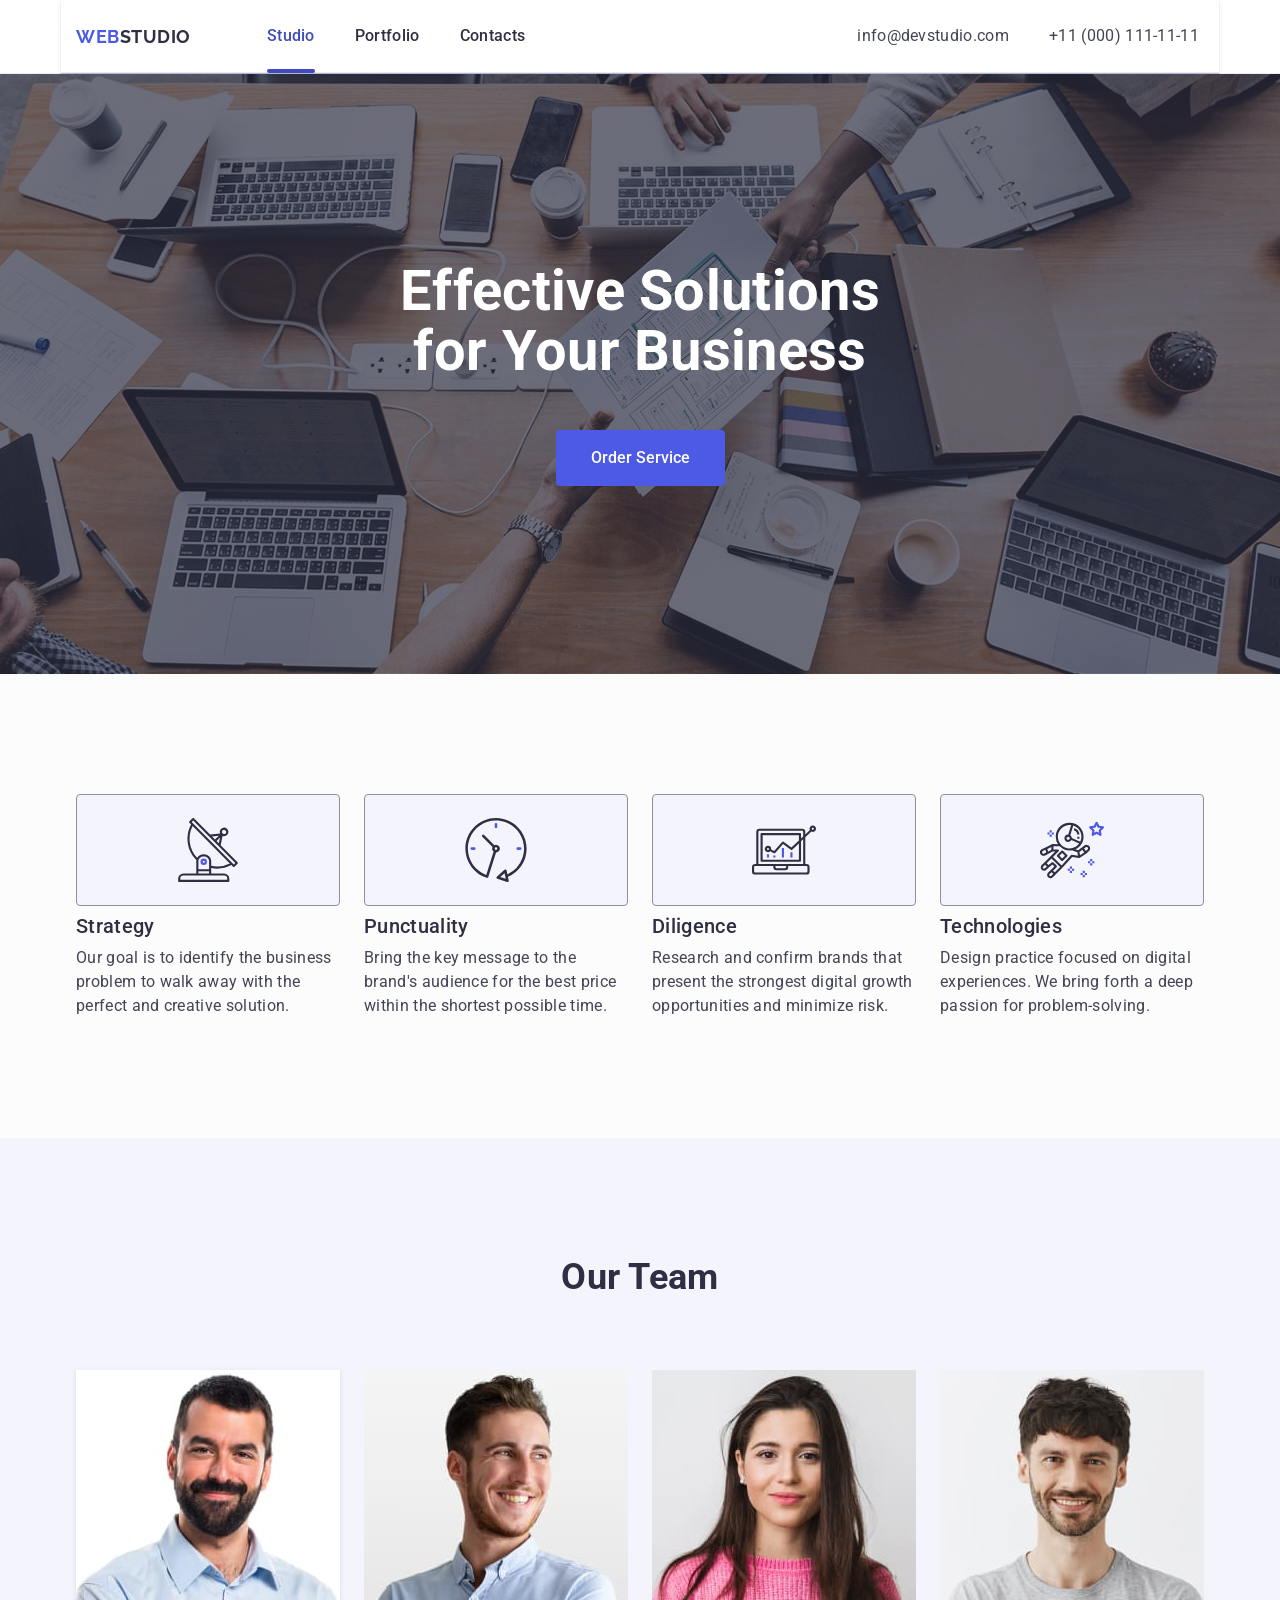
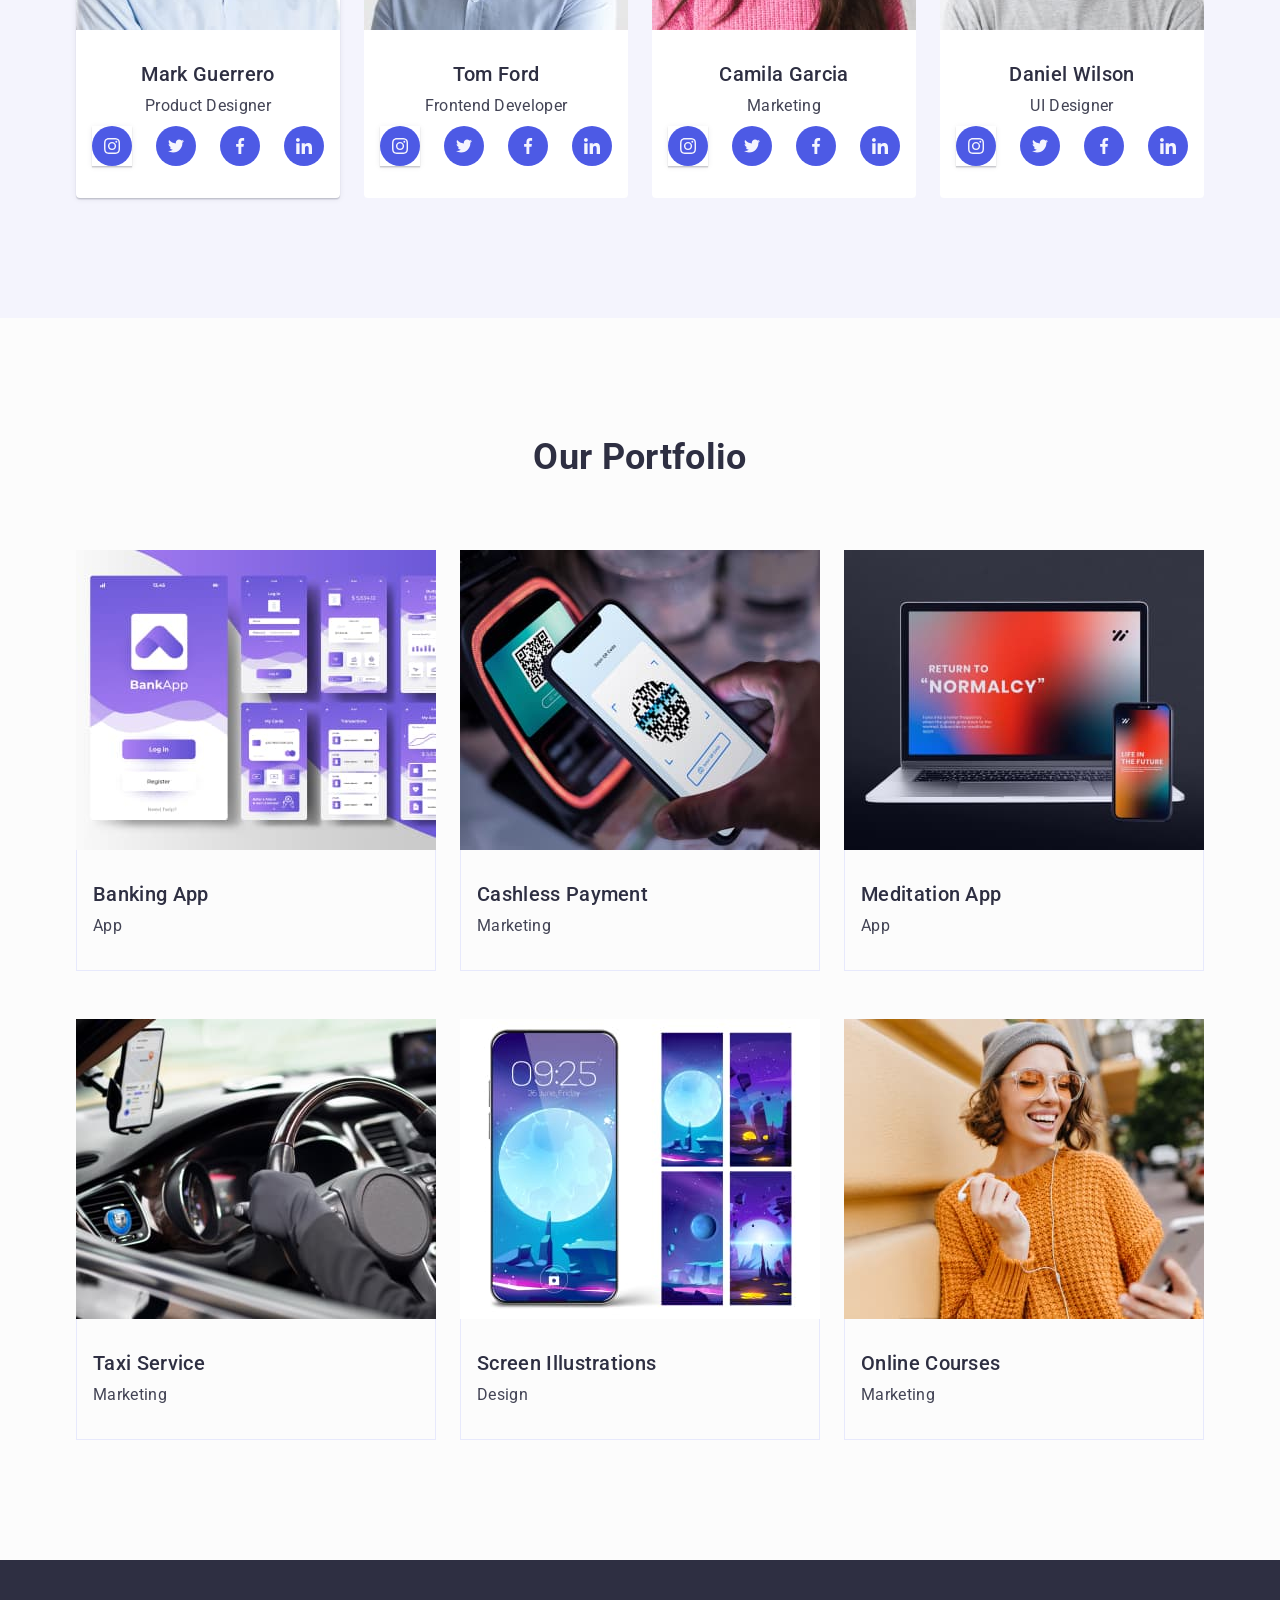
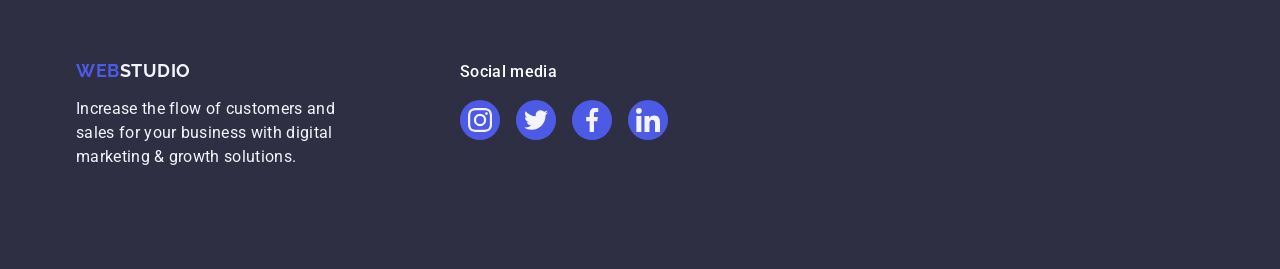
<file: index.html>
<!DOCTYPE html>
<html lang="en">
  <head>
    <meta charset="UTF-8" />
    <meta name="viewport" content="width=device-width, initial-scale=1.0" />
    <title>Document</title>
    <link rel="preconnect" href="https://fonts.googleapis.com" />
    <link rel="preconnect" href="https://fonts.gstatic.com" crossorigin />
    <link rel="preconnect" href="https://fonts.googleapis.com" />
    <link rel="preconnect" href="https://fonts.gstatic.com" crossorigin />
    <link
      href="https://fonts.googleapis.com/css2?family=Raleway:ital,wght@0,700;1,700&family=Roboto:wght@400;500;700&display=swap"
      rel="stylesheet"
    />
    <link
      rel="stylesheet"
      href="https://cdnjs.cloudflare.com/ajax/libs/modern-normalize/3.0.1/modern-normalize.min.css"
    />
    <link rel="stylesheet" href="./css/style.css" />
  </head>
  <body>
    <!-- #region Header -->

    <header class="header-page">
      <div class="container header-page">
        <nav class="nav-page">
          <a class="nav-logo" href="./index.html"
            >WEB<span class="nav-logo-half">STUDIO</span></a
          >
          <ul class="nav-list">
            <li class="nav-item">
              <a class="nav-pages page-studio" href="./index.html">Studio</a>
            </li>
            <li class="nav-item"><a class="nav-pages" href="">Portfolio</a></li>
            <li class="nav-item"><a class="nav-pages" href="">Contacts</a></li>
          </ul>
        </nav>
        <address class="header-addr">
          <ul class="contacts">
            <li class="contacts-item">
              <a class="contacts-link" href="mailto:info@devstudio.com"
                >info@devstudio.com</a
              >
            </li>
            <li class="contacts-item">
              <a class="contacts-link" href="tel:+110001111111"
                >+11 (000) 111-11-11</a
              >
            </li>
          </ul>
        </address>
      </div>
    </header>
    <!-- #endregion -->

    <main>
      <!-- #region Hero =======-->

      <section class="hero section">
        <div class="container">
          <h1 class="hero-name">Effective Solutions for Your Business</h1>
          <button class="hero-button" type="button">Order Service</button>
        </div>
      </section>
      <!-- #endregion -->

      <!-- #region Priorities -->

      <section class="priorities section">
        <div class="container priorities-container">
          <h2 class="priorities-name visually-hidden">Our priorities</h2>
          <ul class="priorities-list">
            <li class="priorities-list-item">
              <div class="icon">
                <svg class="priorities-list-icon" width="64" height="64">
                  <use href="./images/icons.svg#icon-antenna"></use>
                </svg>
              </div>
              <h3 class="priorities-list-name">Strategy</h3>
              <p class="priorities-list-text">
                Our goal is to identify the business problem to walk away with
                the perfect and creative solution.
              </p>
            </li>
            <li class="priorities-list-item">
              <div class="icon">
                <svg class="priorities-list-icon" width="64" height="64">
                  <use href="./images/icons.svg#icon-clock"></use>
                </svg>
              </div>
              <h3 class="priorities-list-name">Punctuality</h3>
              <p class="priorities-list-text">
                Bring the key message to the brand's audience for the best price
                within the shortest possible time.
              </p>
            </li>
            <li class="priorities-list-item">
              <div class="icon">
                <svg class="priorities-list-icon" width="64" height="64">
                  <use href="./images/icons.svg#icon-diagram"></use>
                </svg>
              </div>
              <h3 class="priorities-list-name">Diligence</h3>
              <p class="priorities-list-text">
                Research and confirm brands that present the strongest digital
                growth opportunities and minimize risk.
              </p>
            </li>
            <li class="priorities-list-item">
              <div class="icon">
                <svg class="priorities-list-icon" width="64" height="64">
                  <use href="./images/icons.svg#icon-astronaut"></use>
                </svg>
              </div>
              <h3 class="priorities-list-name">Technologies</h3>
              <p class="priorities-list-text">
                Design practice focused on digital experiences. We bring forth a
                deep passion for problem-solving.
              </p>
            </li>
          </ul>
        </div>
      </section>
      <!-- #endregion -->

      <!-- #region Our Team -->

      <section class="team section">
        <div class="container">
          <h2 class="team-name">Our Team</h2>
          <ul class="team-list">
            <li class="team-list-item">
              <img
                class="team-list-img"
                src="./images/webstudio/mark_guerrero.jpg"
                alt="Mark Guerrero"
                width="264"
                height="260"
              />
              <div class="team-container">
                <h3 class="team-list-name">Mark Guerrero</h3>
                <p class="team-list-text">Product Designer</p>
                <ul class="team-container-icon">
                  <li class="team-list-icon">
                    <a href="#" class="team-list-icon-social"
                      ><svg
                        class="team-link-social-icon"
                        width="16"
                        height="16"
                      >
                        <use href="./images/icons.svg#icon-instagram"></use>
                      </svg>
                    </a>
                  </li>
                  <li class="team-list-icon">
                    <a href="" class="team-list-icon-social"
                      ><svg
                        class="team-link-social-icon"
                        width="16"
                        height="16"
                      >
                        <use href="./images/icons.svg#icon-twitter"></use>
                      </svg>
                    </a>
                  </li>
                  <li class="team-list-icon">
                    <a href="" class="team-list-icon-social"
                      ><svg
                        class="team-link-social-icon"
                        width="16"
                        height="16"
                      >
                        <use href="./images/icons.svg#icon-facebook"></use>
                      </svg>
                    </a>
                  </li>
                  <li class="team-list-icon">
                    <a href="" class="team-list-icon-social"
                      ><svg
                        class="team-link-social-icon"
                        width="16"
                        height="16"
                      >
                        <use href="./images/icons.svg#icon-linkedin"></use>
                      </svg>
                    </a>
                  </li>
                </ul>
              </div>
            </li>
            <li class="team-list-item">
              <img
                class="team-list-img"
                src="./images/webstudio/tom_ford.jpg"
                alt="Tom Ford"
                width="264"
                height="260"
              />
              <div class="team-container">
                <h3 class="team-list-name">Tom Ford</h3>
                <p class="team-list-text">Frontend Developer</p>
                <ul class="team-container-icon">
                  <li class="team-list-icon">
                    <a href="#" class="team-list-icon-social"
                      ><svg
                        class="team-link-social-icon"
                        width="16"
                        height="16"
                      >
                        <use href="./images/icons.svg#icon-instagram"></use>
                      </svg>
                    </a>
                  </li>
                  <li class="team-list-icon">
                    <a href="" class="team-list-icon-social"
                      ><svg
                        class="team-link-social-icon"
                        width="16"
                        height="16"
                      >
                        <use href="./images/icons.svg#icon-twitter"></use>
                      </svg>
                    </a>
                  </li>
                  <li class="team-list-icon">
                    <a href="" class="team-list-icon-social"
                      ><svg
                        class="team-link-social-icon"
                        width="16"
                        height="16"
                      >
                        <use href="./images/icons.svg#icon-facebook"></use>
                      </svg>
                    </a>
                  </li>
                  <li class="team-list-icon">
                    <a href="" class="team-list-icon-social"
                      ><svg
                        class="team-link-social-icon"
                        width="16"
                        height="16"
                      >
                        <use href="./images/icons.svg#icon-linkedin"></use>
                      </svg>
                    </a>
                  </li>
                </ul>
              </div>
            </li>
            <li class="team-list-item">
              <img
                class="team-list-img"
                src="./images/webstudio/camila_garcia.jpg"
                alt="Camila Garcia"
                width="264"
                height="260"
              />
              <div class="team-container">
                <h3 class="team-list-name">Camila Garcia</h3>
                <p class="team-list-text">Marketing</p>
                <ul class="team-container-icon">
                  <li class="team-list-icon">
                    <a href="#" class="team-list-icon-social"
                      ><svg
                        class="team-link-social-icon"
                        width="16"
                        height="16"
                      >
                        <use href="./images/icons.svg#icon-instagram"></use>
                      </svg>
                    </a>
                  </li>
                  <li class="team-list-icon">
                    <a href="" class="team-list-icon-social"
                      ><svg
                        class="team-link-social-icon"
                        width="16"
                        height="16"
                      >
                        <use href="./images/icons.svg#icon-twitter"></use>
                      </svg>
                    </a>
                  </li>
                  <li class="team-list-icon">
                    <a href="" class="team-list-icon-social"
                      ><svg
                        class="team-link-social-icon"
                        width="16"
                        height="16"
                      >
                        <use href="./images/icons.svg#icon-facebook"></use>
                      </svg>
                    </a>
                  </li>
                  <li class="team-list-icon">
                    <a href="" class="team-list-icon-social"
                      ><svg
                        class="team-link-social-icon"
                        width="16"
                        height="16"
                      >
                        <use href="./images/icons.svg#icon-linkedin"></use>
                      </svg>
                    </a>
                  </li>
                </ul>
              </div>
            </li>
            <li class="team-list-item">
              <img
                class="team-list-img"
                src="./images/webstudio/daniel_wilson.jpg"
                alt="Daniel Wilson"
                width="264"
                height="260"
              />
              <div class="team-container">
                <h3 class="team-list-name">Daniel Wilson</h3>
                <p class="team-list-text">UI Designer</p>
                <ul class="team-container-icon">
                  <li class="team-list-icon">
                    <a href="#" class="team-list-icon-social"
                      ><svg
                        class="team-link-social-icon"
                        width="16"
                        height="16"
                      >
                        <use href="./images/icons.svg#icon-instagram"></use>
                      </svg>
                    </a>
                  </li>
                  <li class="team-list-icon">
                    <a href="" class="team-list-icon-social"
                      ><svg
                        class="team-link-social-icon"
                        width="16"
                        height="16"
                      >
                        <use href="./images/icons.svg#icon-twitter"></use>
                      </svg>
                    </a>
                  </li>
                  <li class="team-list-icon">
                    <a href="" class="team-list-icon-social"
                      ><svg
                        class="team-link-social-icon"
                        width="16"
                        height="16"
                      >
                        <use href="./images/icons.svg#icon-facebook"></use>
                      </svg>
                    </a>
                  </li>
                  <li class="team-list-icon">
                    <a href="" class="team-list-icon-social"
                      ><svg
                        class="team-link-social-icon"
                        width="16"
                        height="16"
                      >
                        <use href="./images/icons.svg#icon-linkedin"></use>
                      </svg>
                    </a>
                  </li>
                </ul>
              </div>
            </li>
          </ul>
        </div>
      </section>
      <!-- #endregion -->

      <!-- #region Portfolio -->

      <section class="portfolio section">
        <div class="container">
          <h2 class="portfolio-name">Our Portfolio</h2>
          <ul class="portfolio-list">
            <li class="portfolio-list-item">
              
                <div class="portfolio-overlay">
                  <img
                    class="portfolio-list-img"
                    src="./images/portfolio/banking-app.jpg"
                    alt="Banking App"
                    width="360"
                    height="300"
                  />
                  <p class="portfolio-overlay-text">
                    14 Stylish and User-Friendly App Design Concepts · Task
                    Manager App · Calorie Tracker App · Exotic Fruit Ecommerce App
                    · Cloud Storage App
                  </p>
                </div>
                <div class="portfolio-container">
                  <h3 class="portfolio-list-name">Banking App</h3>
                  <p class="portfolio-list-text">App</p>
                </div>
              
            </li>
            <li class="portfolio-list-item">
              
                <div class="portfolio-overlay">
                  <img
                    class="portfolio-list-img"
                    src="./images/portfolio/cashless-payment.jpg"
                    alt="Cashless Payment"
                    width="360"
                    height="300"
                  />
                  <p class="portfolio-overlay-text">
                    14 Stylish and User-Friendly App Design Concepts · Task
                    Manager App · Calorie Tracker App · Exotic Fruit Ecommerce App
                    · Cloud Storage App
                  </p>
                </div>
                <div class="portfolio-container">
                  <h3 class="portfolio-list-name">Cashless Payment</h3>
                  <p class="portfolio-list-text">Marketing</p>
                </div>
             
            </li>
            <li class="portfolio-list-item">
              
                <div class="portfolio-overlay">
                  <img
                    class="portfolio-list-img"
                    src="./images/portfolio/meditation-app.jpg"
                    alt="Meditation App"
                    width="360"
                    height="300"
                  />
                  <p class="portfolio-overlay-text">
                    14 Stylish and User-Friendly App Design Concepts · Task
                    Manager App · Calorie Tracker App · Exotic Fruit Ecommerce App
                    · Cloud Storage App
                  </p>
                </div>
                <div class="portfolio-container">
                  <h3 class="portfolio-list-name">Meditation App</h3>
                  <p class="portfolio-list-text">App</p>
                </div>
              
            </li>
            <li class="portfolio-list-item">
              
                <div class="portfolio-overlay">
                  <img
                    class="portfolio-list-img"
                    src="./images/portfolio/taxi-service.jpg"
                    alt="Taxi Service"
                    width="360"
                    height="300"
                  />
                  <p class="portfolio-overlay-text">
                    14 Stylish and User-Friendly App Design Concepts · Task
                    Manager App · Calorie Tracker App · Exotic Fruit Ecommerce App
                    · Cloud Storage App
                  </p>
                </div>
                <div class="portfolio-container">
                  <h3 class="portfolio-list-name">Taxi Service</h3>
                  <p class="portfolio-list-text">Marketing</p>
                </div>
              
            </li>
            <li class="portfolio-list-item">
              
                <div class="portfolio-overlay">
                  <img
                    class="portfolio-list-img"
                    src="./images/portfolio/screen-illustrations.jpg"
                    alt="Screen Illustrations"
                    width="360"
                    height="300"
                  />
                  <p class="portfolio-overlay-text">
                    14 Stylish and User-Friendly App Design Concepts · Task
                    Manager App · Calorie Tracker App · Exotic Fruit Ecommerce App
                    · Cloud Storage App
                  </p>
                </div>
                <div class="portfolio-container">
                  <h3 class="portfolio-list-name">Screen Illustrations</h3>
                  <p class="portfolio-list-text">Design</p>
                </div>
             
            </li>
            <li class="portfolio-list-item">
             
                <div class="portfolio-overlay">
                  <img
                    class="portfolio-list-img"
                    src="./images/portfolio/online-courses.jpg"
                    alt="Online Courses"
                    width="360"
                    height="300"
                  />
                  <p class="portfolio-overlay-text">
                    14 Stylish and User-Friendly App Design Concepts · Task
                    Manager App · Calorie Tracker App · Exotic Fruit Ecommerce App
                    · Cloud Storage App
                  </p>
                </div>
                <div class="portfolio-container">
                  <h3 class="portfolio-list-name">Online Courses</h3>
                  <p class="portfolio-list-text">Marketing</p>
                </div>
             
            </li>
          </ul>
        </div>
      </section>
      <!-- #endregion -->
    </main>

    <!--#region Footer -->

    <footer class="footer">
      <div class="container container-footer">
        <div class="logo-footer">
          <a class="nav-logo-footer" href="./index.html"
            >WEB<span class="nav-logo-half">STUDIO</span></a
          >
          <p class="footer-text">
            Increase the flow of customers and sales for your business with
            digital marketing & growth solutions.
          </p>
        </div>
        <div class="social">
          <p class="social-name">Social media</p>
              <ul class="social-name-icon">
              <li class="social-name-list-icon">
                <a href="#" class="footer-list-icon-social"
                  ><svg class="footer-link-social-icon" width="24" height="24">
                    <use href="./images/icons.svg#icon-instagram"></use>
                  </svg>
                </a>
              </li>
              <li class="social-name-list-icon">
                <a href="" class="footer-list-icon-social"
                  ><svg class="footer-link-social-icon" width="24" height="24">
                    <use href="./images/icons.svg#icon-twitter"></use>
                  </svg>
                </a>
              </li>
              <li class="social-name-list-icon">
                <a href="" class="footer-list-icon-social"
                  ><svg class="footer-link-social-icon" width="24" height="24">
                    <use href="./images/icons.svg#icon-facebook"></use>
                  </svg>
                </a>
              </li>
              <li class="social-name-list-icon">
                <a href="" class="footer-list-icon-social"
                  ><svg class="footer-link-social-icon" width="24" height="24">
                    <use href="./images/icons.svg#icon-linkedin"></use>
                  </svg>
                </a>
              </li>
            </ul>
          
        </div>
      </div>
    </footer>
    <!-- #endregion -->
  </body>
</html>
</file>
<file: css/style.css>
body {
  color: #434455;
  background-color: #fcfcfc;
  font-family: roboto, sans-serif;
  font-weight: 400;
  font-size: 16px;
  letter-spacing: 0.02em;
  line-height: 1.5;
}

/* #region крапки списків */
ul,
ol {
  margin-top: 0;
  margin-bottom: 0;
  padding-left: 0;
  list-style: none;
}

.visually-hidden {
  position: absolute;
  width: 1px;
  height: 1px;
  margin: -1px;
  border: 0;
  padding: 0;

  white-space: nowrap;
  clip-path: inset(100%);
  clip: rect(0 0 0 0);
  overflow: hidden;
}

/* #endregion */
/* #region нижне підкреслювання */
* {
  text-decoration: none;
}
/* #endregion */
/* #region загальний скид відступів */
h1,
h2,
h3,
h4,
h5,
h6,
p {
  margin-top: 0;
  margin-bottom: 0;
  padding: 0;
}

/* #endregion */
/* #region загальні данні для контейнера та секцій */
.container {
  max-width: 1158px;
  padding: 0 15px;
  margin: 0 auto;
}

.section {
  padding: 120px 0;
}
/* #endregion */
/* #region img в block */
img {
  display: block;
}
/* #endregion */
/*  #region Header */
.container .header-page {
  display: flex;
}
.header-page .container {
  display: flex;
}

.header-page {
  background-color: #ffffff;
  flex-wrap: nowrap;
  border-bottom: 1px solid #e7e9fc;
  box-shadow: 0px 2px 1px rgba(46, 47, 66, 0.08),
    0px 1px 1px rgba(46, 47, 66, 0.16), 0px 1px 6px rgba(46, 47, 66, 0.08);
}

.nav-page {
  display: flex;
  align-items: center;
}

.nav-logo {
  font-family: Raleway, sans-serif;
  font-weight: 700;
  font-size: 18px;
  line-height: 1.1667;
  letter-spacing: 0.03em;
  color: #4d5ae5;
  margin-right: 76px;
  display: block;
  padding-top: 24px;
  padding-bottom: 24px;
}
.nav-logo-half {
  font-family: Raleway, sans-serif;
  font-weight: 700;
  font-size: 18px;
  line-height: 1.1667;
  letter-spacing: 0.03em;
  color: #2e2f42;
}

.nav-list {
  display: flex;
}

.nav-item {
  flex-basis: calc((100% - 80px) / 3);
}

.nav-item:not(:last-child) {
  margin-right: 40px;
}
/* .current-nav-pages {
  font-weight: 500;
  color: #2e2f42;
}
.current-nav-pages:hover,
.current-nav-pages:focus {
  color: #404bbf;
}

.current-nav-pages:active {
  color: #404bbf;
  text-decoration: underline;
} */

.nav-pages:hover,
.nav-pages:focus,
.nav-pages:active {
  color: #404bbf;
}
.nav-pages {
  display: block;
  font-weight: 500;
  color: #2e2f42;
  padding: 24px 0;
  transition-property: color;
  transition-duration: 250ms;
  transition-timing-function: cubic-bezier(0.4, 0, 0.2, 1);
}

.page-studio {
  position: relative;
  color: #404bbf;
}

.page-studio::after {
  content: '';
  width: 100%;
  position: absolute;
  left: 0;
  bottom: -1px;
  height: 4px;
  background-color: #404bbf;
  border-radius: 2px;
}

.header-addr {
  font-style: normal;
  display: block;
  padding-top: 24px;
  padding-bottom: 24px;
}

.contacts {
  display: flex;
  margin-left: 332px;
  gap: 40px;
}

.contacts-link {
  display: inline-block;
  color: #434455;
  transition-property: color;
  transition-duration: 250ms;
  transition-timing-function: cubic-bezier(0.4, 0, 0.2, 1);
}

.contacts-link:hover,
.contacts-link:focus {
  color: #404bbf;
}

/*  #endregion  */

/* #region Hero */
.hero {
  background-color: #2e2f42;
  padding-top: 188px;
  padding-bottom: 188px;
  text-align: center;
  background-image: linear-gradient(rgba(46, 47, 66, 0.7), rgba(46, 47, 66, 0.7)), 
    url(../images/people-office.jpg);
  max-width: 1440px;
  margin-left: auto;
  margin-right: auto;
  background-repeat: no-repeat;
  background-position: center;
  background-size: cover;
}
.hero-name {
  font-weight: 700;
  font-size: 56px;
  line-height: 1.07;
  color: #ffffff;
  max-width: 496px;
  margin-left: auto;
  margin-right: auto;
  margin-bottom: 48px;
}
.hero-button {
  font-weight: 500;
  color: #ffffff;
  background-color: #4d5ae5;
  min-width: 169px;
  height: 56px;
  border: 0;
  border-radius: 4px;
  cursor: pointer;
  transition: background-color 250ms cubic-bezier(0.4, 0, 0.2, 1);
}
/* #endregion */

/* #region Priorities */
.container .priorities-container {
  display: flex;
  align-items: center;
  justify-content: center;
  margin-bottom: 8px;
}

.priorities-list {
  display: flex;
  gap: 24px;
}
.priorities-list-item {
  flex-basis: calc((100% - 72px) / 4);
}

.icon {
  display: flex;
  align-items: center;
  justify-content: center;
  margin-bottom: 8px;
  border: 1px solid #8e8f99;
  border-radius: 4px;
  background: #f4f4fd;
  height: 112px;
}
.priorities-list-icon {
  height: 112px;
}

.priorities-list-name {
  margin-bottom: 8px;
  font-weight: 500;
  font-size: 20px;
  line-height: 1.2;
  color: #2e2f42;
}
.priorities-list-text {
  display: flex;
  max-width: 264px;
  color: #434455;
}
/* #endregion */

/* #region Our Team */
.team {
  background-color: #f4f4fd;
}
.team-name {
  font-weight: 700;
  font-size: 36px;
  line-height: 1.11;
  text-align: center;
  margin-bottom: 72px;
  color: #2e2f42;
}
.team-list {
  display: flex;
  gap: 24px;
}

.team-list li:first-child {box-shadow: 0px 1px 6px rgba(46, 47, 66, 0.08), 0px 1px 1px rgba(46, 47, 66, 0.16), 0px 2px 1px rgba(46, 47, 66, 0.08);} 

.team-list-item {
  border-radius: 0 0 4px 4px;
  background-color: #ffffff;
  width: calc((100% - 72px) / 4);
  transition-property: box-shadow;
  transition-duration: 250ms;
  transition-timing-function: cubic-bezier(0.4, 0, 0.2, 1);
}

.team-list-item:hover,
.team-list-item:focus {
  box-shadow: 0 2px 1px 0 rgba(46, 47, 66, 0.08),
    0 1px 1px 0 rgba(46, 47, 66, 0.16), 0 1px 6px 0 rgba(46, 47, 66, 0.08);
}

.team-container {
  padding: 32px 0;
  text-align: center;
}
.team-list-name {
  font-weight: 500;
  font-size: 20px;
  line-height: 1.2;
  color: #2e2f42;
  margin-bottom: 8px;
}
.team-list-text {
  color: #434455;
  padding-bottom: 8px;
}
.team-container-icon {
  display: flex;
  gap: 24px;
  justify-content: center;
  padding-left: 16px;
  padding-right: 16px;
}

.team-list-icon-social:hover,
.team-list-icon-social:focus {
  background-color: #404bbf;
}

.team-list-icon-social {
  display: flex;
  justify-content: center;
  align-items: center;
  width: 40px;
  height: 40px;
  border-radius: 50%;
  background-color: #4d5ae5;
  fill: #f4f4fd;
  transition-property: background-color;
  transition-duration: 250ms;
  transition-timing-function: cubic-bezier(0.4, 0, 0.2, 1);
}

/* #endregion */

/* #region Portfolio */

.portfolio-name {
  font-weight: 700;
  font-size: 36px;
  line-height: 1.11;
  text-align: center;
  margin-bottom: 72px;
  color: #2e2f42;
}
.portfolio-list {
  display: flex;
  flex-wrap: wrap;
  gap: 48px 24px;
}
.portfolio-list-item {
  overflow: hidden;
  flex-basis: calc((100% - 48px) / 3);
  transition-property: box-shadow, background-color;
  transition-duration: 250ms;
  transition-timing-function: cubic-bezier(0.4, 0, 0.2, 1);
  position: relative;
}

.portfolio-list-item:hover,
.portfolio-list-item:focus {
  box-shadow: 0 2px 1px 0 rgba(46, 47, 66, 0.08),
    0 1px 1px 0 rgba(46, 47, 66, 0.16), 0 1px 6px 0 rgba(46, 47, 66, 0.08);
  background: #ffffff;
  
}

.portfolio-list-item {
  transition: box-shadow 250ms cubic-bezier(0.4, 0, 0.2, 1);
}

.portfolio-overlay {
  position: relative;
  overflow: hidden;
}

.portfolio-list-item:hover .portfolio-overlay-text,
.portfolio-list-item:focus .portfolio-overlay-text{transform: translateY(0%);}

.portfolio-overlay-text {
  position: absolute;
  top: 0;
  font-size: 16px;
  line-height: 1.5;
  letter-spacing: 0.02em;
  color: #f4f4fd;
  padding: 40px 32px;
  background-color: #4d5ae5;
  height: 100%;
  width: 100%;
  transform: translateY(100%);
  transition: transform 250ms cubic-bezier(0.4, 0, 0.2, 1);
}

.portfolio-container {
  padding: 32px 16px;
  border-bottom: 1px solid #e7e9fc;
  border-left: 1px solid #e7e9fc;
  border-right: 1px solid #e7e9fc;
}

.portfolio-list-name {
  font-weight: 500;
  font-size: 20px;
  line-height: 1.2;
  margin-bottom: 8px;
  color: #2e2f42;
}
.portfolio-list-text {
  color: #434455;
}

/* #endregion */

/* #region Footer */
.footer {
  padding-top: 100px;
  padding-bottom: 100px;
  background: #2e2f42;
}

.container-footer {
  display: flex;
  align-items: baseline;
}

.logo-footer {
  flex-direction: column;
}

.footer .nav-logo-footer {
  font-family: 'Raleway', sans-serif;
  font-weight: 700;
  font-size: 18px;
  line-height: 1.17;
  letter-spacing: 0.03em;
  margin-bottom: 16px;
  color: #4d5ae5;
}
.footer .nav-logo-half {
  font-family: 'Raleway', sans-serif;
  font-weight: 700;
  font-size: 18px;
  line-height: 1.17;
  letter-spacing: 0.03em;
  color: #f4f4fd;
}
.footer-text {
  max-width: 264px;
  color: #f4f4fd;
}

.container .logo-footer {
  display: flex;
  margin-right: 120px;
}

.social {
  display: block;
}
.social-name {
  font-weight: 500;
  color: #ffffff;
  margin-bottom: 16px;
}
.social-name-icon {
  display: flex;
  gap: 16px;
}
.social-name-list-icon {
}
.footer-list-icon-social {
  display: flex;
  justify-content: center;
  align-items: center;
  width: 40px;
  height: 40px;
  border-radius: 50%;
  background-color: #4d5ae5;
  fill: #f4f4fd;
  transition-property: background-color;
  transition-duration: 250ms;
  transition-timing-function: cubic-bezier(0.4, 0, 0.2, 1);
}
.footer-list-icon-social:hover,
.footer-list-icon-social:focus {
  background-color: #31d0aa;
}
.footer-link-social-icon {
}
/* #endregion */
</file>
